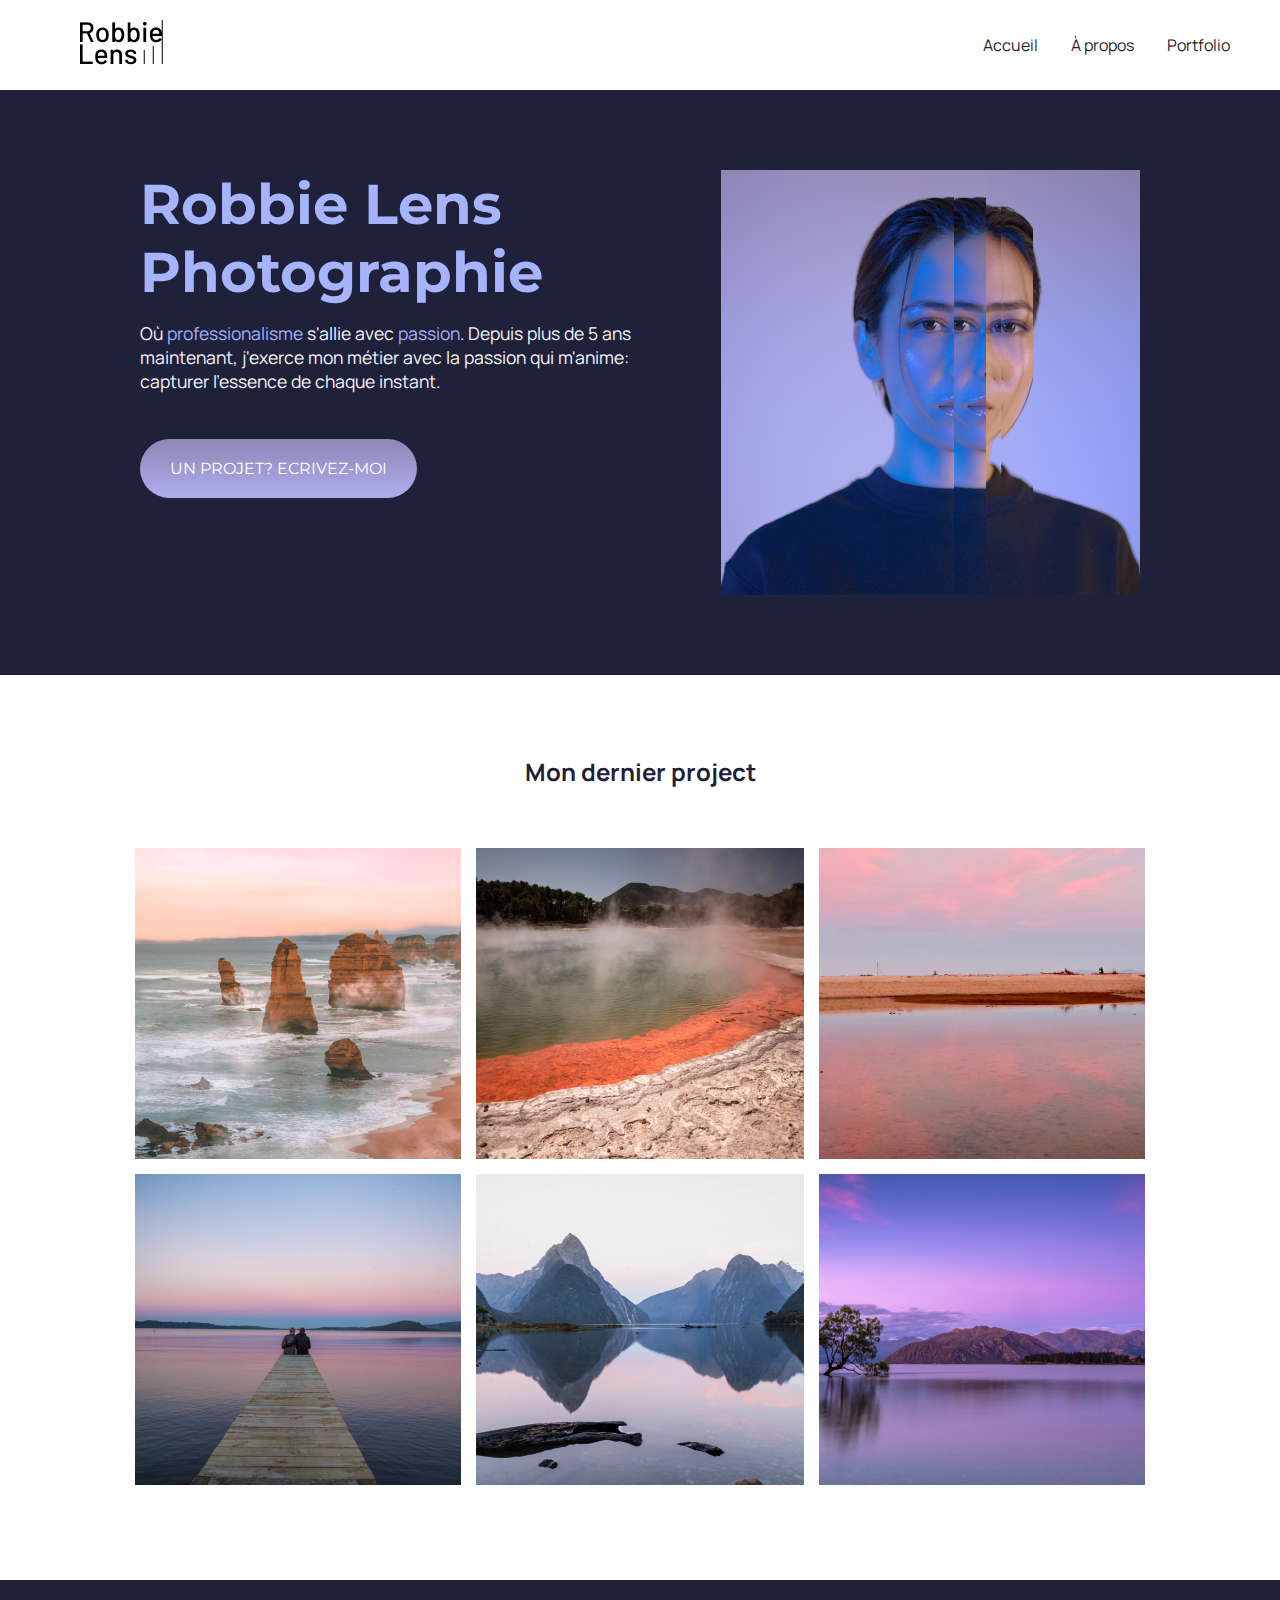
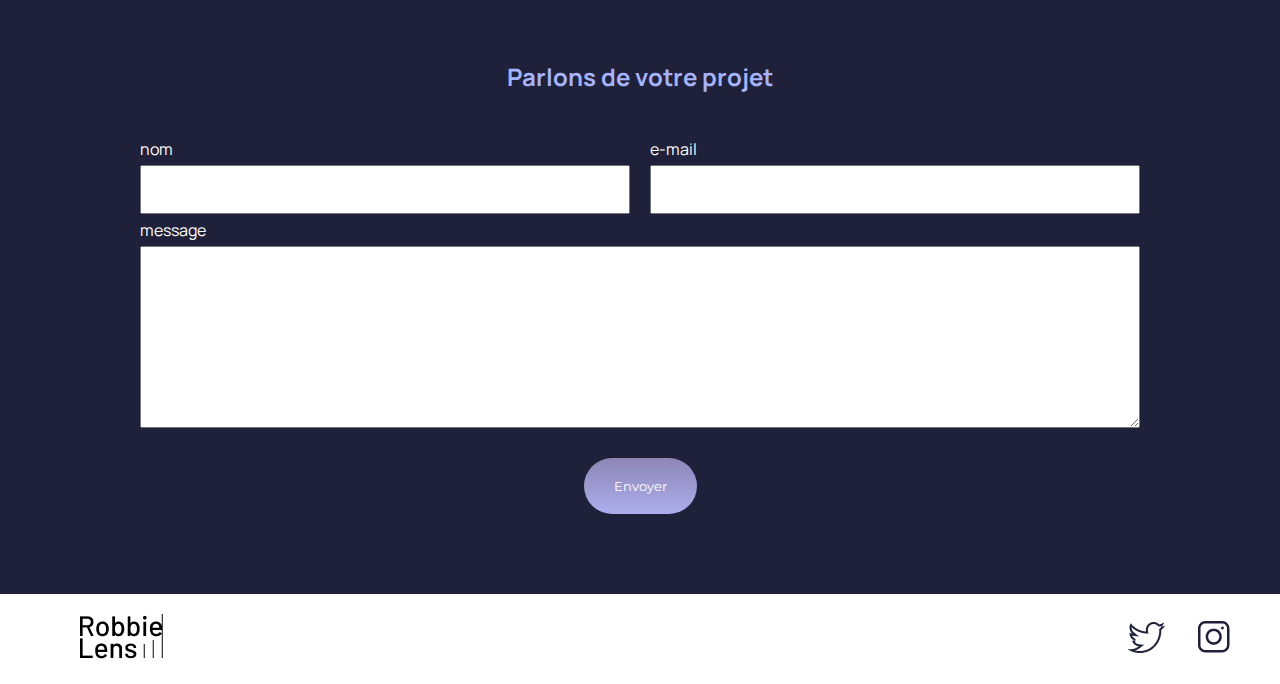
<file: index.html>
<!DOCTYPE html>
<html lang="fr">

<head>
    <meta charset="UTF-8">
    <title>Accueil - Robbie Lens Photographie</title>
    <link rel="stylesheet" href="styles/style.css">
    <link rel="stylesheet" href="styles/index.css">

    <link rel="preconnect" href="https://fonts.googleapis.com">
    <link rel="preconnect" href="https://fonts.gstatic.com" crossorigin>
    <link href="https://fonts.googleapis.com/css2?family=Manrope&family=Montserrat&display=swap" rel="stylesheet">
</head>

<body>
    <header>
        <nav>
            <a href="index.html" class="lien-icone">
                <img src="images/logo.png" alt="Logo Robbie Lens">
            </a>
            <div>
                <a href="index.html">Accueil</a>
                <a href="a-propos.html">À propos</a>
                <a href="portfolio.html">Portfolio</a>
            </div>
        </nav>
    </header>
    <main>
        <section class="accueil-main">
            <div>
                <h1>Robbie Lens Photographie</h1>
                <p>
                    Où <em>professionalisme</em> s'allie avec <em>passion</em>.
                    Depuis plus de 5 ans maintenant,
                    j'exerce mon métier avec la passion qui m'anime: capturer l'essence de chaque instant.
                </p>
                <div>
                    <a href="#button-form" class="cta">UN PROJET? ECRIVEZ-MOI</a>
                </div>
            </div>
            <img src="images/robbie-lens.png" alt="mon portrait">
        </section>
        <section class="projects">
            <h2>Mon dernier project</h2>
            <div>
                <img src="images/accueil/element-1.png" alt="">
                <img src="images/accueil/element-2.png" alt="">
                <img src="images/accueil/element-3.png" alt="">
            </div>
            <div>
                <img src="images/accueil/element-4.png" alt="">
                <img src="images/accueil/element-5.png" alt="">
                <img src="images/accueil/element-6.png" alt="">
            </div>
        </section>
        <section>
            <h2>Parlons de votre projet</h2>
            <form action="" method="get">
                <div class="nom-email">
                    <div class="form-column">
                        <label for="nom">nom</label>
                        <input type="text" id="nom" name="nom">
                    </div>
                    <div class="form-column">
                        <label for="email">e-mail</label>
                        <input type="email" name="email" id="email">
                    </div>
                </div>
                <label for="message">message</label>
                <textarea name="message" id="message" cols="30" rows="10"></textarea>
                <div id="button-form">
                    <input class="cta" type="submit" value="Envoyer">
                </div>
            </form>
        </section>
    </main>
    <footer>
        <a href="index.html" class="lien-icone">
            <img src="images/logo.png" alt="Logo Robbie Lens">
        </a>
        <div>
            <a href="https://twitter.com/" target="_blank" class="lien-icone">
                <img src="images/twitter.png" alt="Logo twitter">
            </a>
            <a href="https://www.instagram.com/" target="_blank" class="lien-icone">
                <img src="images/instagram.png" alt="lien-icone">
            </a>
        </div>
    </footer>
</body>

</html>
</file>
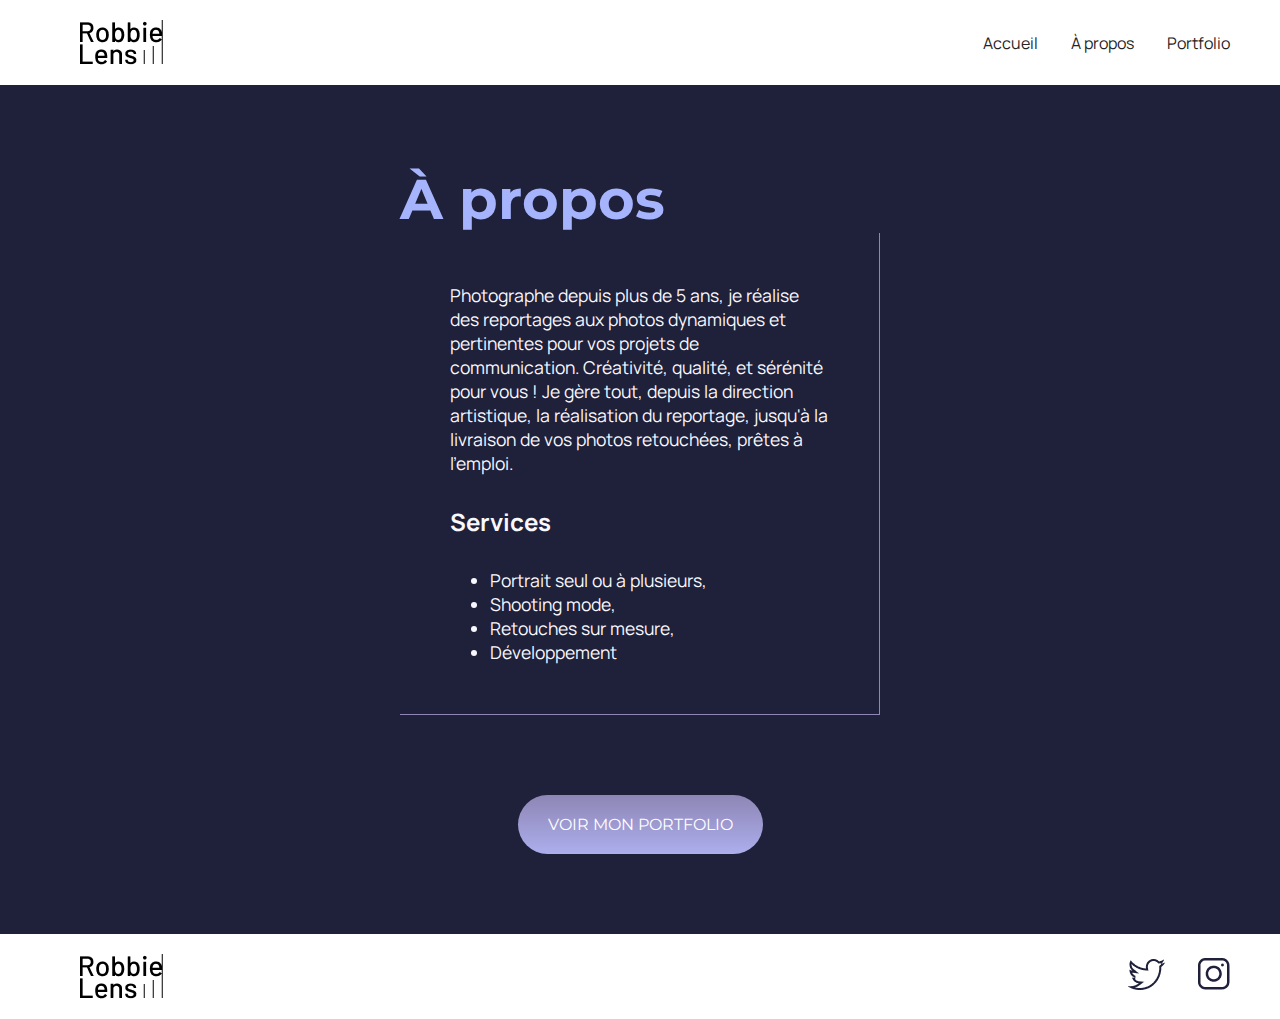
<file: a-propos.html>
<html lang="fr">
<head>
    <meta charset="UTF-8">
    <title>À propos - Robbie Lens Photographie</title>
    <link rel="stylesheet" href="style.css">
    <link rel="preconnect" href="https://fonts.googleapis.com">
    <link rel="preconnect" href="https://fonts.gstatic.com" crossorigin>
    <link href="https://fonts.googleapis.com/css2?family=Manrope&family=Montserrat&display=swap" rel="stylesheet">
</head>
<body>
    <header>
        <nav>
            <a href="index.html" class="lien-icone">
                <img src="images/logo.png" alt="Logo Robbie Lens">
            </a>
            <div>
                <a href="index.html">Accueil</a>
                <a href="a-propos.html">À propos</a>
                <a href="portfolio.html">Portfolio</a>
            </div>
        </nav>
    </header>
    <main class="a-propos-main">
        <section>
            <h1>À propos</h1>
            <div class="carre-contenu">
                <p>
                    Photographe depuis plus de 5 ans, je réalise des reportages aux photos dynamiques et pertinentes pour
                    vos projets de communication. Créativité, qualité, et sérénité pour vous ! Je gère tout, depuis la 
                    direction artistique, la réalisation du reportage, jusqu'à la livraison de vos photos retouchées, prêtes à l'emploi. 
                </p>
                <h2>Services</h2>
                <ul>
                    <li>Portrait seul ou à plusieurs,</li>
                    <li>Shooting mode,</li>
                    <li>Retouches sur mesure,</li>
                    <li>Développement</li>
                </ul>
            </div> 
            <div>
                <a href="" class="cta">VOIR MON PORTFOLIO</a>
            </div>
        </section>
    </main> 
    <footer>
        <a href="index.html" class="lien-icone">
            <img src="images/logo.png" alt="Logo Robbie Lens">
        </a>
        <div>
            <a href="https://twitter.com/" target="_blank" class="lien-icone">
                <img src="images/twitter.png" alt="Logo twitter">
            </a>
            <a href="https://www.instagram.com/" target="_blank" class="lien-icone">
                <img src="images/instagram.png" alt="lien-icone">
            </a>
        </div>
    </footer>   
</body>
</html>
</file>
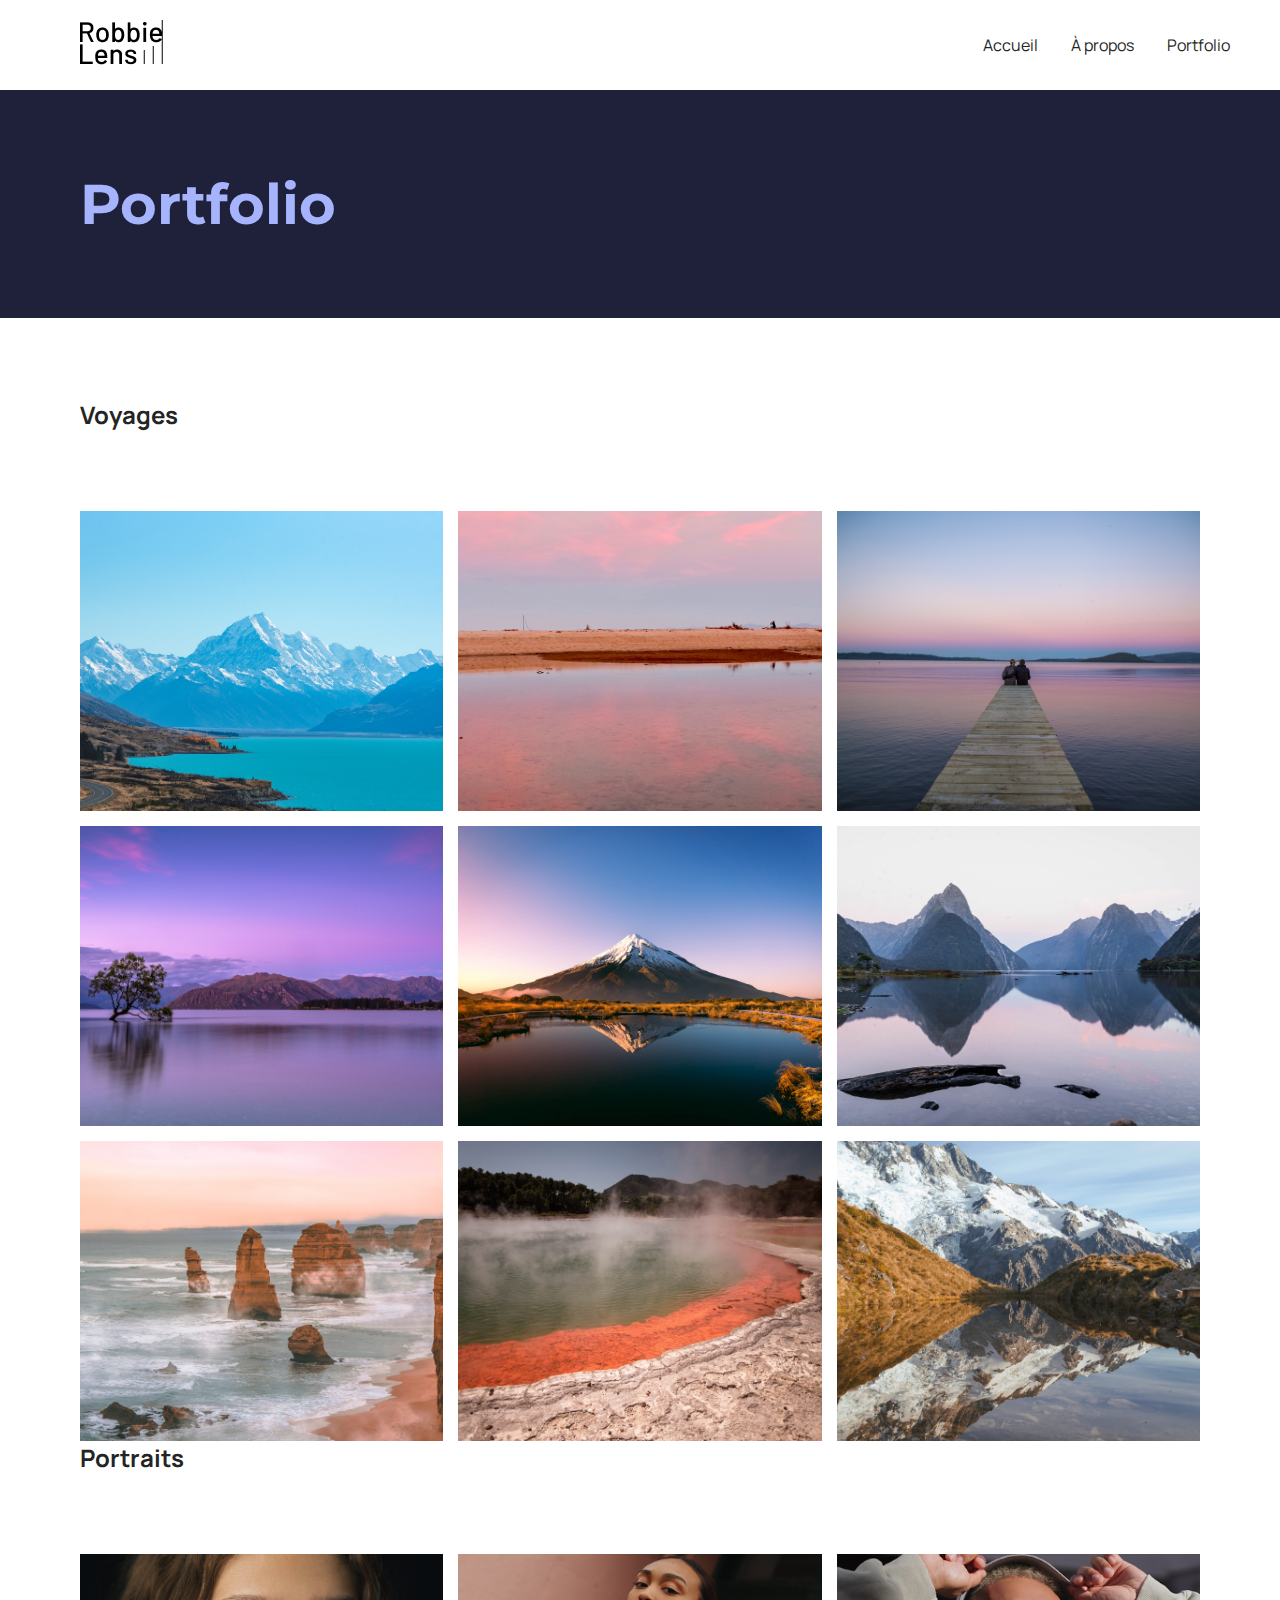
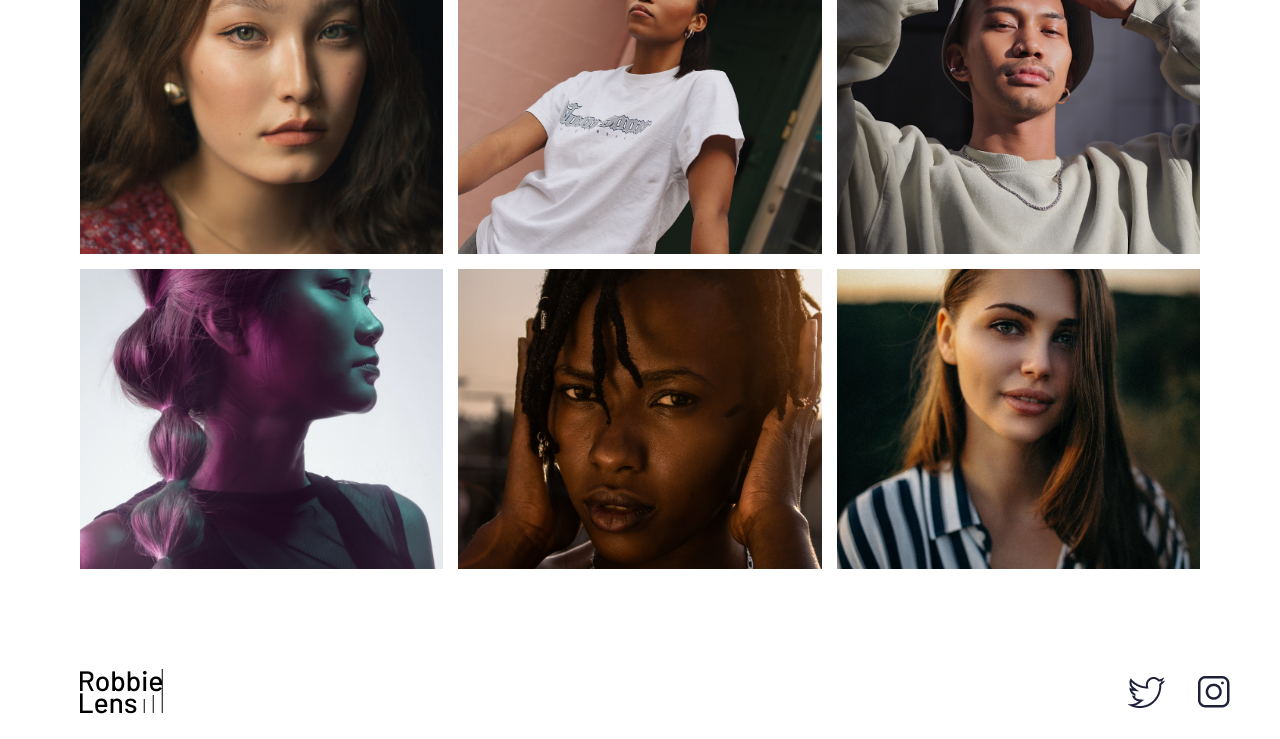
<file: portfolio.html>
<!DOCTYPE html>
<html lang="fr">

<head>
    <meta charset="UTF-8">
    <title>Portfolio - Robbie Lens Photographie</title>
    <link rel="stylesheet" href="style.css">
    <link rel="preconnect" href="https://fonts.googleapis.com">
    <link rel="preconnect" href="https://fonts.gstatic.com" crossorigin>
    <link href="https://fonts.googleapis.com/css2?family=Manrope&family=Montserrat&display=swap" rel="stylesheet">
</head>

<body>
    <header>
        <nav>
            <a href="index.html" class="lien-icone">
                <img src="images/logo.png" alt="Logo Robbie Lens">
            </a>
            <div>
                <a href="index.html">Accueil</a>
                <a href="a-propos.html">À propos</a>
                <a href="portfolio.html">Portfolio</a>
            </div>
        </nav>
    </header>
    <main>
        <section>
            <h1>Portfolio</h1>
        </section>
        <section class="portfolio-section-photos">
            <h2>Voyages</h2>
            <div class="grid-paysages">
                <a href="images/portfolio/paysage/paysage1.jpg" class="lien-conteneur-photo">
                    <img src="images/portfolio/paysage/paysage1.jpg" alt="Mont Aoraki - Nouvelle-Zélande">
                </a>
                <a href="images/portfolio/paysage/paysage2.jpg" class="lien-conteneur-photo">
                    <img src="images/portfolio/paysage/paysage2.jpg" alt="Parc National d’Abel Tasman - Nouvelle-Zélande">
                </a>
                <a href="images/portfolio/paysage/paysage3.jpg" class="lien-conteneur-photo">
                    <img src="images/portfolio/paysage/paysage3.jpg" alt="Lac Rotorua - Nouvelle-Zélande">
                </a>
                <a href="images/portfolio/paysage/paysage4.jpg" class="lien-conteneur-photo">
                    <img src="images/portfolio/paysage/paysage4.jpg" alt="Lac Wanaka - Nouvelle-Zélande">
                </a>
                <a href="images/portfolio/paysage/paysage5.jpg" class="lien-conteneur-photo">
                    <img src="images/portfolio/paysage/paysage5.jpg" alt="Mont Taranaki - Nouvelle-Zélande">
                </a>
                <a href="images/portfolio/paysage/paysage6.jpg" class="lien-conteneur-photo">
                    <img src="images/portfolio/paysage/paysage6.jpg" alt="Milford Sound - Nouvelle-Zélande">
                </a>
                <a href="images/portfolio/paysage/paysage7.jpg" class="lien-conteneur-photo">
                    <img src="images/portfolio/paysage/paysage7.jpg" alt="Twelve Apostle - Australie">
                </a>
                <a href="images/portfolio/paysage/paysage8.jpg" class="lien-conteneur-photo">
                    <img src="images/portfolio/paysage/paysage8.jpg" alt="Wai-O-Tapu - Nouvelle-Zélande">
                </a>
                <a href="images/portfolio/paysage/paysage9.jpg" class="lien-conteneur-photo">
                    <img src="images/portfolio/paysage/paysage9.jpg" alt="Mont Cook - Nouvelle Zélande">
                </a>
            </div>
            <h2>Portraits</h2>
            <div class="grid-portraits">
                <a href="images/portfolio/portrait/portrait1.jpg" class="lien-conteneur-photo">
                    <img src="images/portfolio/portrait/portrait1.jpg" alt="Portrait jeune femme 1">
                </a>
                <a href="images/portfolio/portrait/portrait2.jpg" class="lien-conteneur-photo">
                    <img src="images/portfolio/portrait/portrait2.jpg" alt="Portrait jeune femme 2">    
                </a>
                <a href="images/portfolio/portrait/portrait3.jpg" class="lien-conteneur-photo">
                    <img src="images/portfolio/portrait/portrait3.jpg" alt="Portrait jeune homme 3">    
                </a>
                <a href="images/portfolio/portrait/portrait4.jpg" class="lien-conteneur-photo">
                    <img src="images/portfolio/portrait/portrait4.jpg" alt="Portrait jeune femme 4">    
                </a>
                <a href="images/portfolio/portrait/portrait5.jpg" class="lien-conteneur-photo">
                    <img src="images/portfolio/portrait/portrait5.jpg" alt="Portrait jeune femme 5">    
                </a>
                <a href="images/portfolio/portrait/portrait6.jpg" class="lien-conteneur-photo">
                    <img src="images/portfolio/portrait/portrait6.jpg" alt="Portrait jeune femme 6">
                </a>
            </div>
        </section>
    </main>
    <footer>
        <a href="index.html" class="lien-icone">
            <img src="images/logo.png" alt="Logo Robbie Lens">
        </a>
        <div>
            <a href="https://twitter.com/" target="_blank" class="lien-icone">
                <img src="images/twitter.png" alt="Logo twitter">
            </a>
            <a href="https://www.instagram.com/" target="_blank" class="lien-icone">
                <img src="images/instagram.png" alt="lien-icone">
            </a>
        </div>
    </footer>
</body>

</html>
</file>
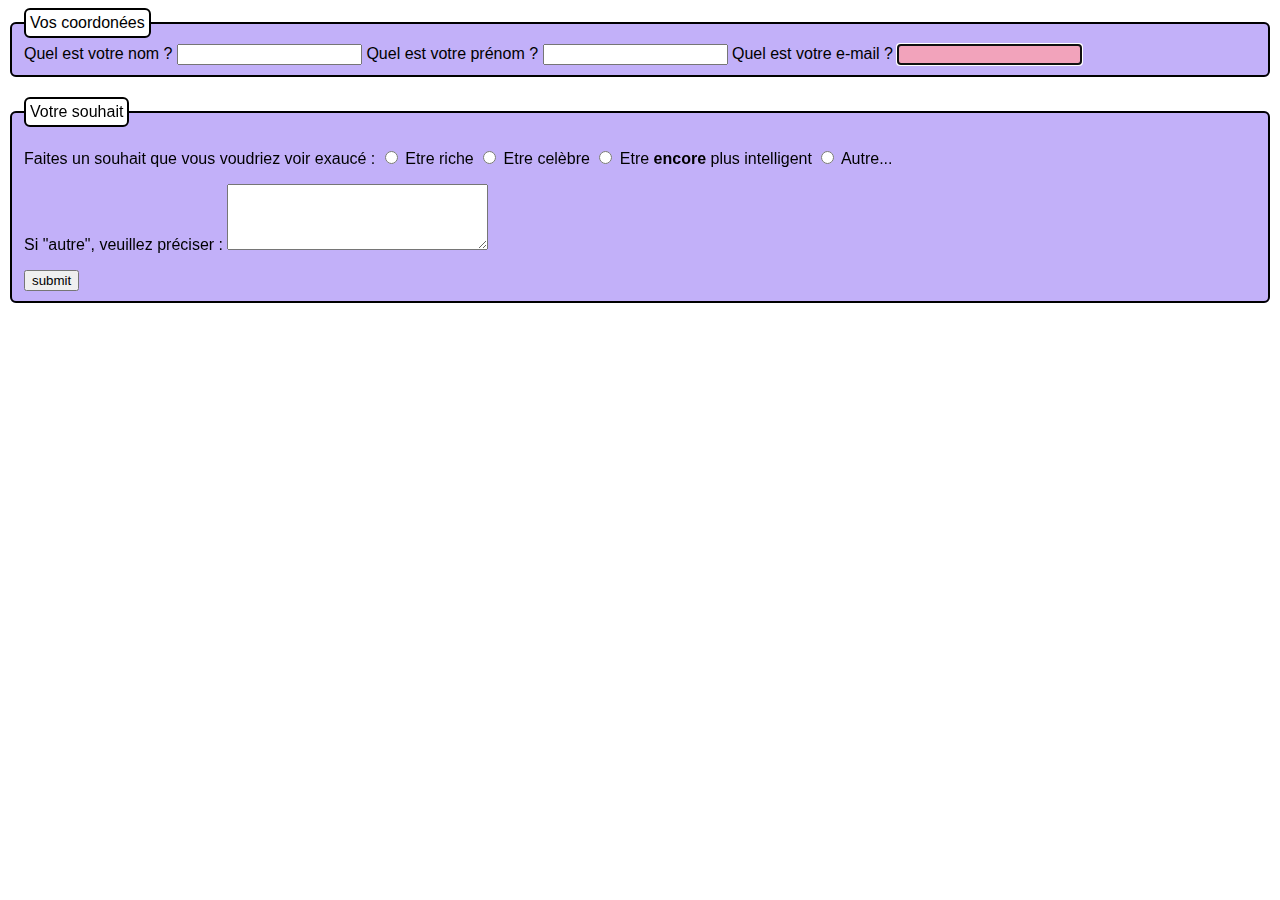
<file: practice/formulaires/bouton.html>
<!DOCTYPE html>
<html lang="en">
<head>
    <meta charset="UTF-8">
    <meta name="viewport" content="width=device-width, initial-scale=1.0">
    <title>Document</title>
    <link rel="stylesheet" href="styles/bouton.css">
</head>
<body>
    <form action="" method="get">
        <fieldset>
            <legend>Vos coordonées</legend>
            <label for="nom">Quel est votre nom ?</label>
            <input type="text" name="nom" id="nom">
            <label for="prenom">Quel est votre prénom ?</label>
            <input type="text" name="prenom" id="prenom">
            <label for="email">Quel est votre e-mail ?</label>
            <input type="email" name="email" id="email" autofocus required>
        </fieldset>
        <fieldset>
            <legend>Votre souhait</legend>
            <p>
                Faites un souhait que vous voudriez voir exaucé :
                <input type="radio" name="souhait" id="riche" value="riche"> <label for="riche">Etre riche</label>
                <input type="radio" name="souhait" id="celebre" value="celebre"> <label for="celebre">Etre celèbre</label>
                <input type="radio" name="souhait" id="intelligent" value="intelligent"> <label for="intelligent">Etre <strong>encore</strong> plus intelligent</label>
                <input type="radio" name="souhait" id="autre" value="autre"> <label for="autre">Autre...</label>
            </p>
            <p>
                <label for="precisions">Si "autre", veuillez préciser :</label>
                <textarea name="precisions" id="precisions" cols="30" rows="4"></textarea>
            </p>
            <input type="submit" value="submit">
        </fieldset>
    </form>
</body>
</html>
</file>
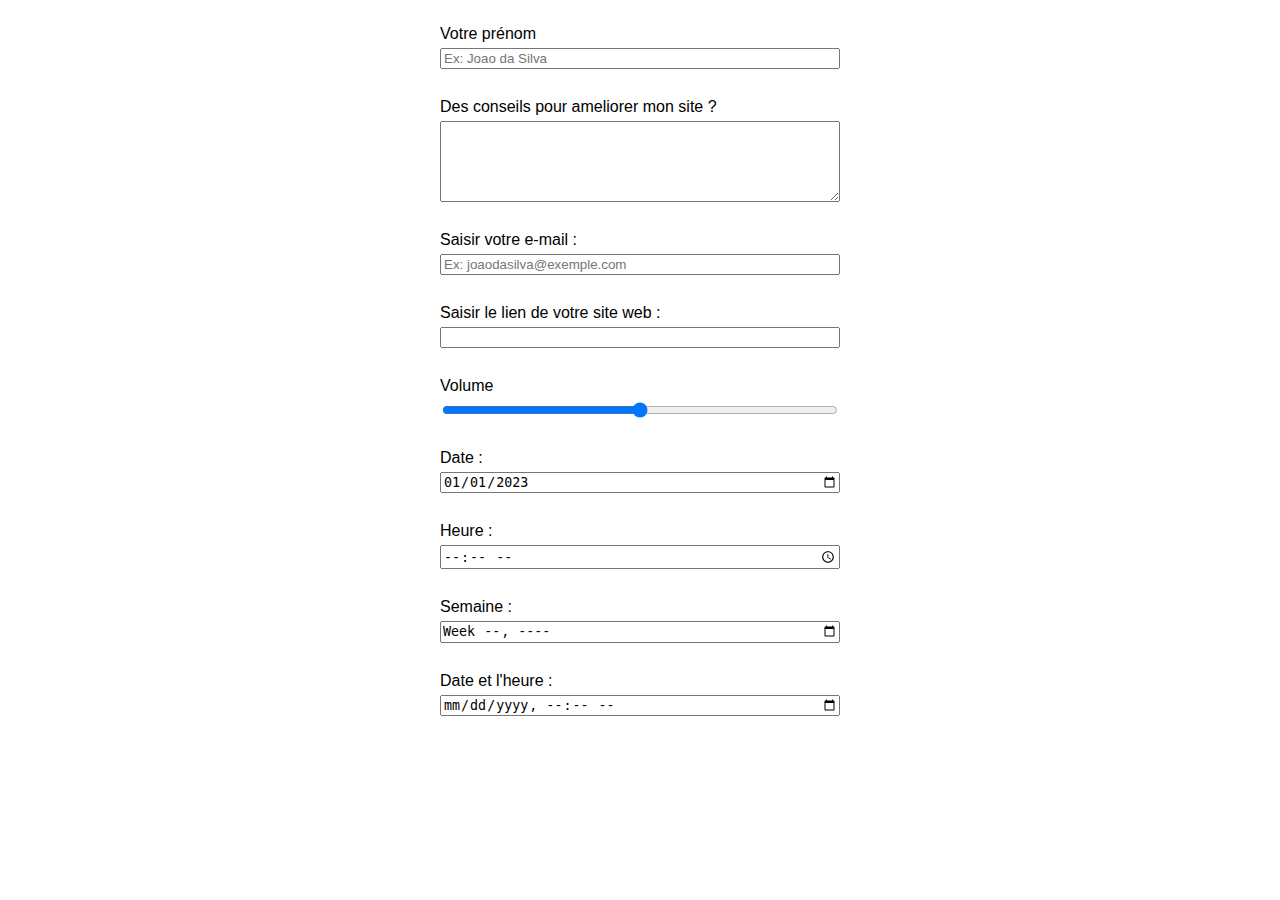
<file: practice/formulaires/form.html>
<!DOCTYPE html>
<html lang="en">

<head>
    <meta charset="UTF-8">
    <meta name="viewport" content="width=device-width, initial-scale=1.0">
    <title>Document</title>
    <link rel="stylesheet" href="styles/form.css">
</head>

<body>
    <form action="" method="get">
        <label for="prenom">Votre prénom</label>
        <input 
            type="text" name="prenom" 
            id="prenom" placeholder="Ex: Joao da Silva" 
            size=20" maxlength="60"
        >
    </form>
    <form action="" method="get">
        <label for="ameliorer">Des conseils pour ameliorer mon site ?</label>
        <textarea name="ameliorer" id="ameliorer" cols="1" rows="5"></textarea>
    </form>
    <form action="" method="get">
        <label for="email">Saisir votre e-mail :</label>
        <input type="email" id="email" placeholder="Ex: joaodasilva@exemple.com">
    </form>
    <form action="">
        <label for="lien">Saisir le lien de votre site web :</label>
        <input type="url" name="lien" id="lien">
    </form>
    <form action="">
        <label for="">Volume</label>
        <input type="range">
    </form>
    <form action="">
        <label for="start">Date :</label>
        <input 
            type="date" id="start" 
            name="trip-start" value="2023-01-01" 
            min="2023-01-01" max="2025-12-31"
        >
    </form>
    <form action="">
        <label for="heur">Heure : </label>
        <input type="time">
    </form>
    <form action="">
        <label for="semaine">Semaine : </label>
        <input type="week" name="semaine" id="semaine">
    </form>
    <form action="">
        <label for="">Date et l'heure : </label>
        <input type="datetime-local">
    </form>
</body>

</html>
</file>
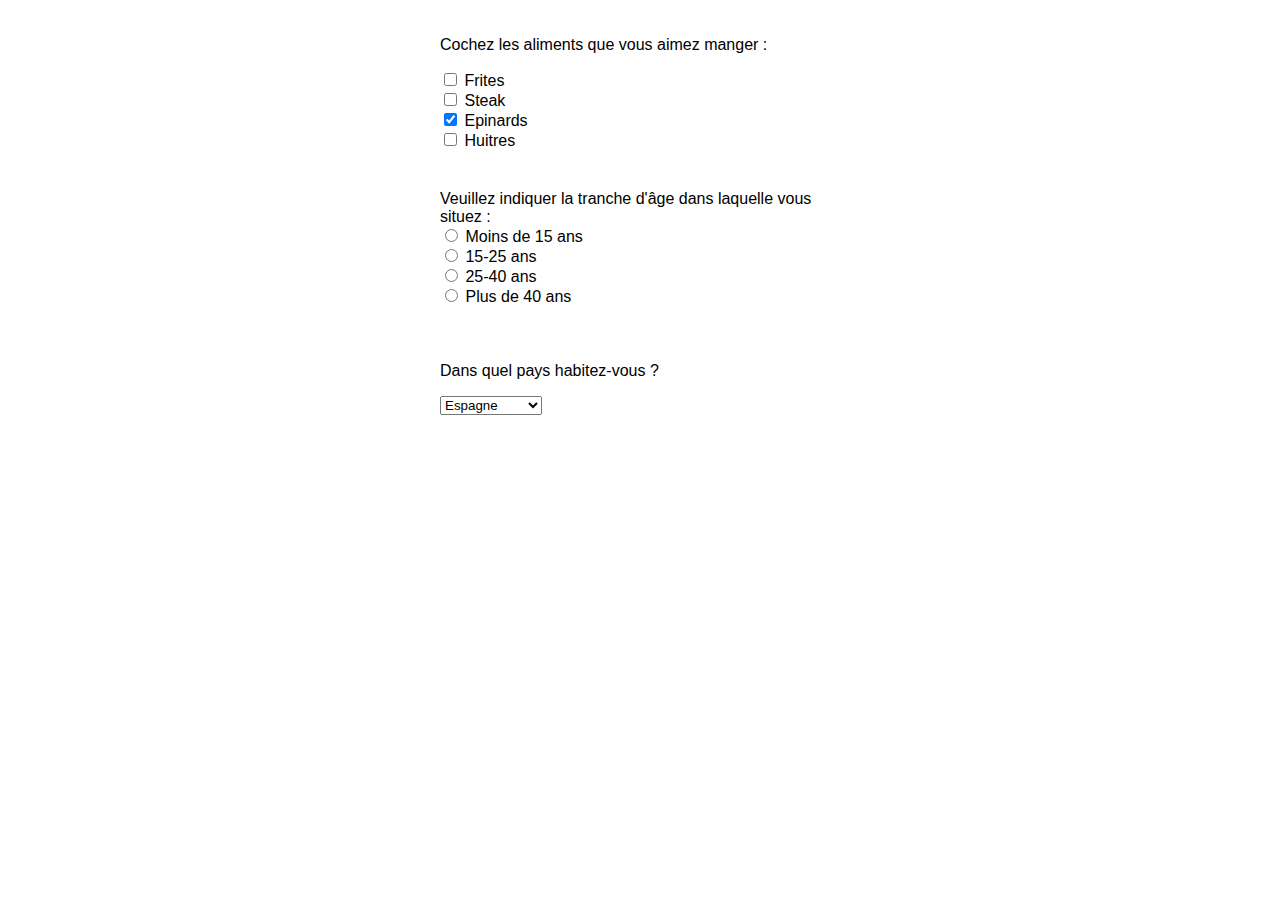
<file: practice/formulaires/options.html>
<!DOCTYPE html>
<html lang="en">
<head>
    <meta charset="UTF-8">
    <meta name="viewport" content="width=device-width, initial-scale=1.0">
    <title>Document</title>
    <link rel="stylesheet" href="styles/form.css">
</head>
<body>
    <form action="" method="get">
        <div>
            <p>Cochez les aliments que vous aimez manger :</p>
            <input type="checkbox" name="frites" id="frites"> <label for="frites">Frites</label><br>
            <input type="checkbox" name="steak" id="steak"> <label for="steak">Steak</label><br>
            <input type="checkbox" name="epinards" id="epinards" checked> <label for="epinards">Epinards</label> <br>
            <input type="checkbox" name="huitres" id="huitres"> <label for="huitres">Huitres</label>
        </div>
    </form>
    <form action="">
        <p>
            Veuillez indiquer la tranche d'âge dans laquelle vous situez :<br>
            <input type="radio" name="age" id="moins15" value="moins15"> <label for="moins15">Moins de 15 ans</label> <br>
            <input type="radio" name="age" id="medium15-25" value="medium15-25"> <label for="medium15-25">15-25 ans</label> <br>
            <input type="radio" name="age" id="medium25-40" value="medium25-40"> <label for="medium25-40">25-40 ans</label> <br>
            <input type="radio" name="age" id="plus40" value="plus40"> <label for="plus40">Plus de 40 ans</label> <br>
        </p>
    </form>
    <form action="">
        <p>
            <label for="pays">Dans quel pays habitez-vous ?</label>
            <div>
                <select name="pays" id="pays">
                    <option value="espagne">Espagne</option>
                    <option value="royaume-uni">Royaume-uni</option>
                    <option value="canada">Canada</option>
                    <option value="japon">Japon</option>
                </select>
            </div>
        </p>
    </form>
</body>
</html>
</file>
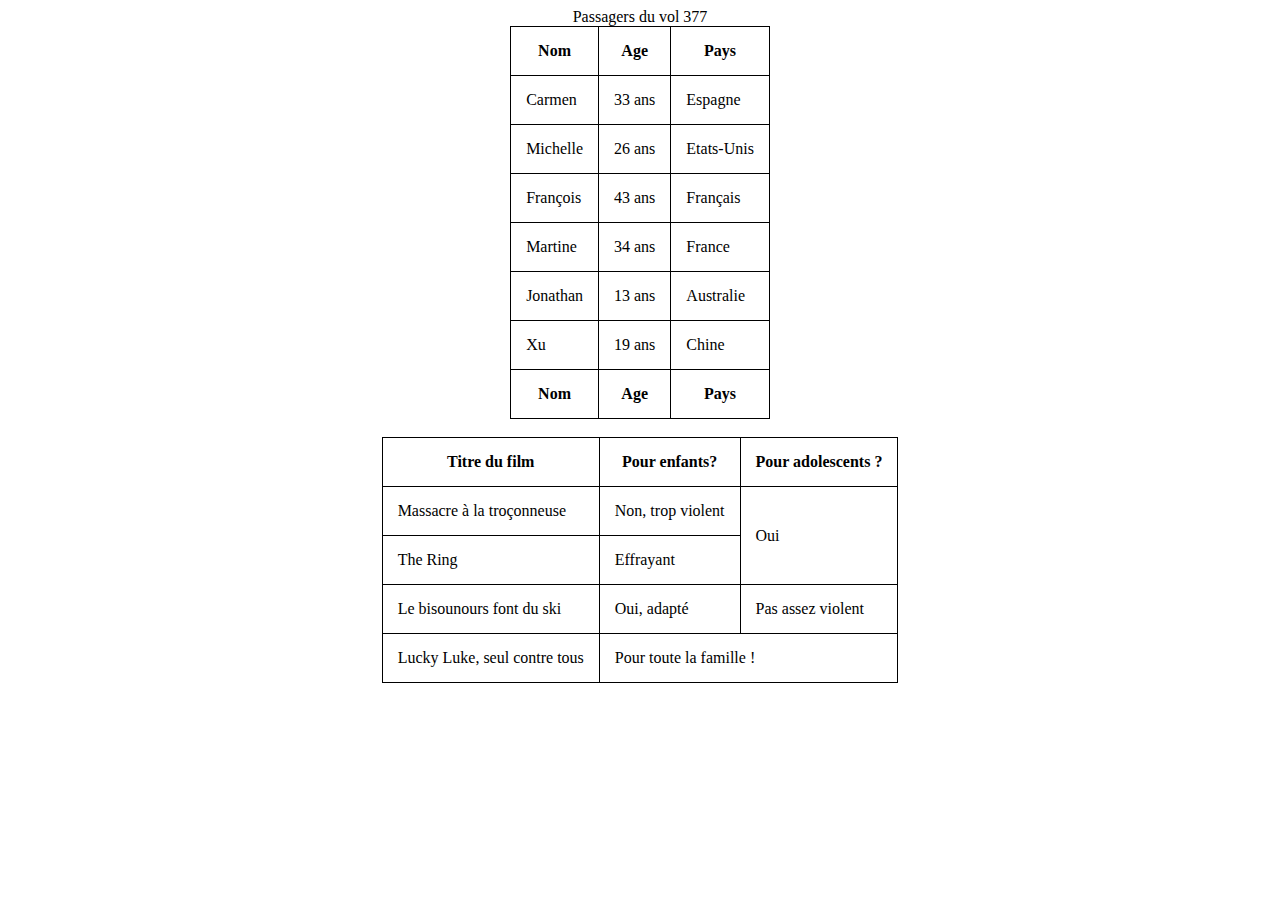
<file: practice/tableau/tableau.html>
<!DOCTYPE html>
<html lang="en">
<head>
    <meta charset="UTF-8">
    <meta name="viewport" content="width=device-width, initial-scale=1.0">
    <title>Document</title>
    <link rel="stylesheet" href="tableau.css">
</head>
<body>
    <table>
        <caption>Passagers du vol 377</caption>
        <thead>
            <tr>
                <th>Nom</th>
                <th>Age</th>
                <th>Pays</th>
            </tr>
        </thead>
        <tfoot>
            <tr>
                <th>Nom</th>
                <th>Age</th>
                <th>Pays</th>
            </tr>
        </tfoot>
        <tbody>
            <tr>
                <td>Carmen</td>
                <td>33 ans</td>
                <td>Espagne</td>
            </tr>
            <tr>
                <td>Michelle</td>
                <td>26 ans</td>
                <td>Etats-Unis</td>
            </tr>
            <tr>
                <td>François</td>
                <td>43 ans</td>
                <td>Français</td>
            </tr>
            <tr>
                <td>Martine</td>
                <td>34 ans</td>
                <td>France</td>
            </tr>
        <tr>
            <td>Jonathan</td>
            <td>13 ans</td>
            <td>Australie</td>
        </tr>
        <tr>
            <td>Xu</td>
            <td>19 ans</td>
            <td>Chine</td>
        </tr>
    </tbody>
    </table>
    <br>
    <table>
        <tr>
            <th>Titre du film</th>
            <th>Pour enfants?</th>
            <th>Pour adolescents ?</th>
        </tr>
        <tr>
            <td>Massacre à la troçonneuse</td>
            <td>Non, trop violent</td>
            <td rowspan="2">Oui</td>
        </tr>
        <tr>
            <td>The Ring</td>
            <td>Effrayant</td>
        </tr>
        <tr>
            <td>Le bisounours font du ski</td>
            <td>Oui, adapté</td>
            <td>Pas assez violent</td>
        </tr>
        <tr>
            <td>Lucky Luke, seul contre tous</td>
            <td colspan="2">Pour toute la famille !</td>
        </tr>
    </table>
</body>
</html>
</file>
<file: styles/style.css>
* {
    margin: 0;
}

body {
    font-family: 'Manrope', sans-serif;
    font-size: 1em;
    background-color: #1F2039;
}

h1 {
    font-size: 3.5em;
    color: #A5B4FC;
    font-family: 'montserrat', sans-serif;
}

h2 {
    color: #f9f8ff;
}

p,
li {
    font-size: 1.1em;
    color: #f9f8ff;
}

em {
    color: #A5B4FC;
    font-style: normal;
}

a {
    text-decoration: none;
    color: #242424;
}

a:hover {
    text-decoration: underline;
}

header,
footer {
    background-color: white;
    padding: 20px 50px;
}

.lien-icone:hover {
    opacity: 0.5;
    text-decoration: none;
}

.cta {
    display: inline-block;
    background: linear-gradient(#8E86B5, #ACAEED);
    font-family: 'montserrat', sans-serif;
    color: white;
    border-radius: 50px;
    padding: 20px 30px;
    border: none;
}

.cta:hover {
    text-decoration: none;
    background: linear-gradient(#696484, #8788BA)
}

section {
    padding: 80px;
}

footer,
nav {
    display: flex;
    flex-direction: row;
    align-items: center;
    justify-content: space-between;
}

nav a {
    margin-left: 30px;
}

footer {
    display: flex;
    flex-direction: row;
    align-items: center;
    justify-content: space-between;
}

footer a {
    margin-left: 30px;
}
</file>
<file: styles/index.css>
.accueil-main {
    display: flex;
    flex-direction: row;
    justify-content: center;
    align-items: flex-start;
    max-width: 1000px;
    margin: auto;
}

.accueil-main h1 {
    margin-bottom: 15px;
}

.accueil-main p {
    margin-bottom: 46px;
}

.accueil-main div {
    padding-right: 80px;
}

.projects {
    background-color: white;
    padding: 80px;
}

.projects h2 {
    color: #1F2039;
    text-align: center;
    margin-bottom: 60px;
}

.projects div {
    display: flex;
    flex-direction: row;
    justify-content: center;
    gap: 15px;
    margin-bottom: 15px;
    flex-wrap: wrap;
}

form {
    display: flex;
    flex-direction: column;
    max-width: 1000px;
    margin: auto;
    color: white;
}

h2 {
    text-align: center;
    color: #A5B4FC;
    margin-bottom: 40px;
}

.nom-email {
    display: flex;
    flex-direction: row;
    gap: 20px;
}

.form-column {
    display: flex;
    flex: 1;
    flex-direction: column;
}

input, textarea {
    padding: 15px;
}

label {
    padding: 5px 0px;
}

#button-form {
    margin-top: 30px;
    display: flex;
    justify-content: center;
}
</file>
<file: style.css>
* {
    margin: 0;
}
body {
    font-family: 'Manrope', sans-serif;
    font-size: 1em;
    background-color:  #1F2039;
}


h1 {
    font-size: 3.5em;
    color: #A5B4FC;
    font-family: 'montserrat', sans-serif;
}

h2 {
    color: #f9f8ff;
}

p, li{
    font-size: 1.1em;
    color: #f9f8ff;
}

em {
    color:#A5B4FC;
    font-style: normal;
}

a {
    text-decoration: none;
    color: #242424;
}

a:hover {
    text-decoration: underline;
}

header, footer {
    background-color:white;
    padding: 20px 50px;
}

.lien-icone:hover {
    opacity: 0.5;
}

.cta {
    display: inline-block;
    background: linear-gradient(#8E86B5, #ACAEED);
    font-family: 'montserrat', sans-serif;
    color: white;
    border-radius: 50px;
    padding: 20px 30px;
}

.cta:hover{
    text-decoration: none;
    background: linear-gradient(#696484, #8788BA)
}
.carre-contenu {
    border-right: 1px solid #8e86b5;
    border-bottom: 1px solid #8e86b5;
    padding: 50px;
    margin-bottom: 80px;
}

.carre-contenu + div {
    text-align: center;
}

.carre-contenu h2 {
    margin-top: 30px;
}

.carre-contenu ul {
    margin-top: 30px;
}

section {
    padding: 80px;
}

.a-propos-main {
    width: 50%;
    margin: auto;
}

footer, nav {
    display: flex;
    flex-direction: row;
    align-items: center;
    justify-content: space-between;
}

nav a {
    margin-left: 30px;
}

footer {
    display: flex;
    flex-direction: row;
    align-items: center;
    justify-content: space-between;
}

footer a {
    margin-left: 30px;
}

.accueil-main {
    display: flex;
    flex-direction: row;
    justify-content: center;
    align-items: flex-start;
    max-width: 1000px;
    margin: auto;
}

.accueil-main h1 {
    margin-bottom: 15px;
}

.accueil-main p {
    margin-bottom: 46px;
}

.accueil-main div {
    padding-right: 80px;
}

.projects {
    background-color: white;
    padding: 80px;
}

.projects h2 {
    color: #1F2039;
    text-align: center;
    margin-bottom: 60px;
}

.projects div {
    display: flex;
    flex-direction: row;
    justify-content: center;
    gap: 15px;
    margin-bottom: 15px;
    flex-wrap: wrap;
}

.portfolio-section-photos {
    background-color: white;
}

.portfolio-section-photos h2 {
    color: #242424;
    margin-bottom: 80px;
}

.grid-paysages img,
.grid-portraits img {
    width: 100%;
    height: 100%;
    object-fit: cover;
}

.grid-paysages {
    display: grid;
    grid-template-columns: 1fr 1fr 1fr;
    grid-template-rows: 300px 300px 300px;
    gap: 15px;
}

.grid-portraits {
    display: grid;
    grid-template-columns: 1fr 1fr 1fr;
    grid-template-rows: 300px 300px;
    gap: 15px;
}

.lien-conteneur-photo {
    position: relative;
}

.port-hover {
    display: flex;
    font-size: 24px;
    justify-content: center;
    align-items: center;
    position: absolute;
    color: #00000000;
    top: 0%;
    height: 100%;
    width: 100%;
    text-align: center;
}

.port-hover:hover {
    color: #f9f8ff;
    background: linear-gradient(0deg, rgba(0, 0, 0, 0.70) 0%, rgba(0, 0, 0, 0.70) 100%);
}
</file>
<file: practice/formulaires/styles/bouton.css>
* {
    font-family: Arial;
}

fieldset {
   border: none;
   background-color: #C2B0F9;
   border: 2px solid black;
   border-radius: 6px;
   margin-bottom: 20px;
}

legend {
    background-color: white;
    border: 2px solid black;
    border-radius: 6px;
    padding: 4px;
}

:required {
    background-color:#F2A3BB;
}
</file>
<file: practice/formulaires/styles/form.css>
body {
    font-family: sans-serif;
}

form {
    display: flex;
    flex-direction: column;
    /* max-width: 500px; */
    width:  400px;
    margin: auto;
    padding: 12px 0px;
}

form label {
    padding: 5px 0px;
}
</file>
<file: practice/tableau/tableau.css>
td, th {
    border: 1px solid black;
    padding: 15px;

}

table {
    border-collapse: collapse;
    margin: auto;
}
</file>
